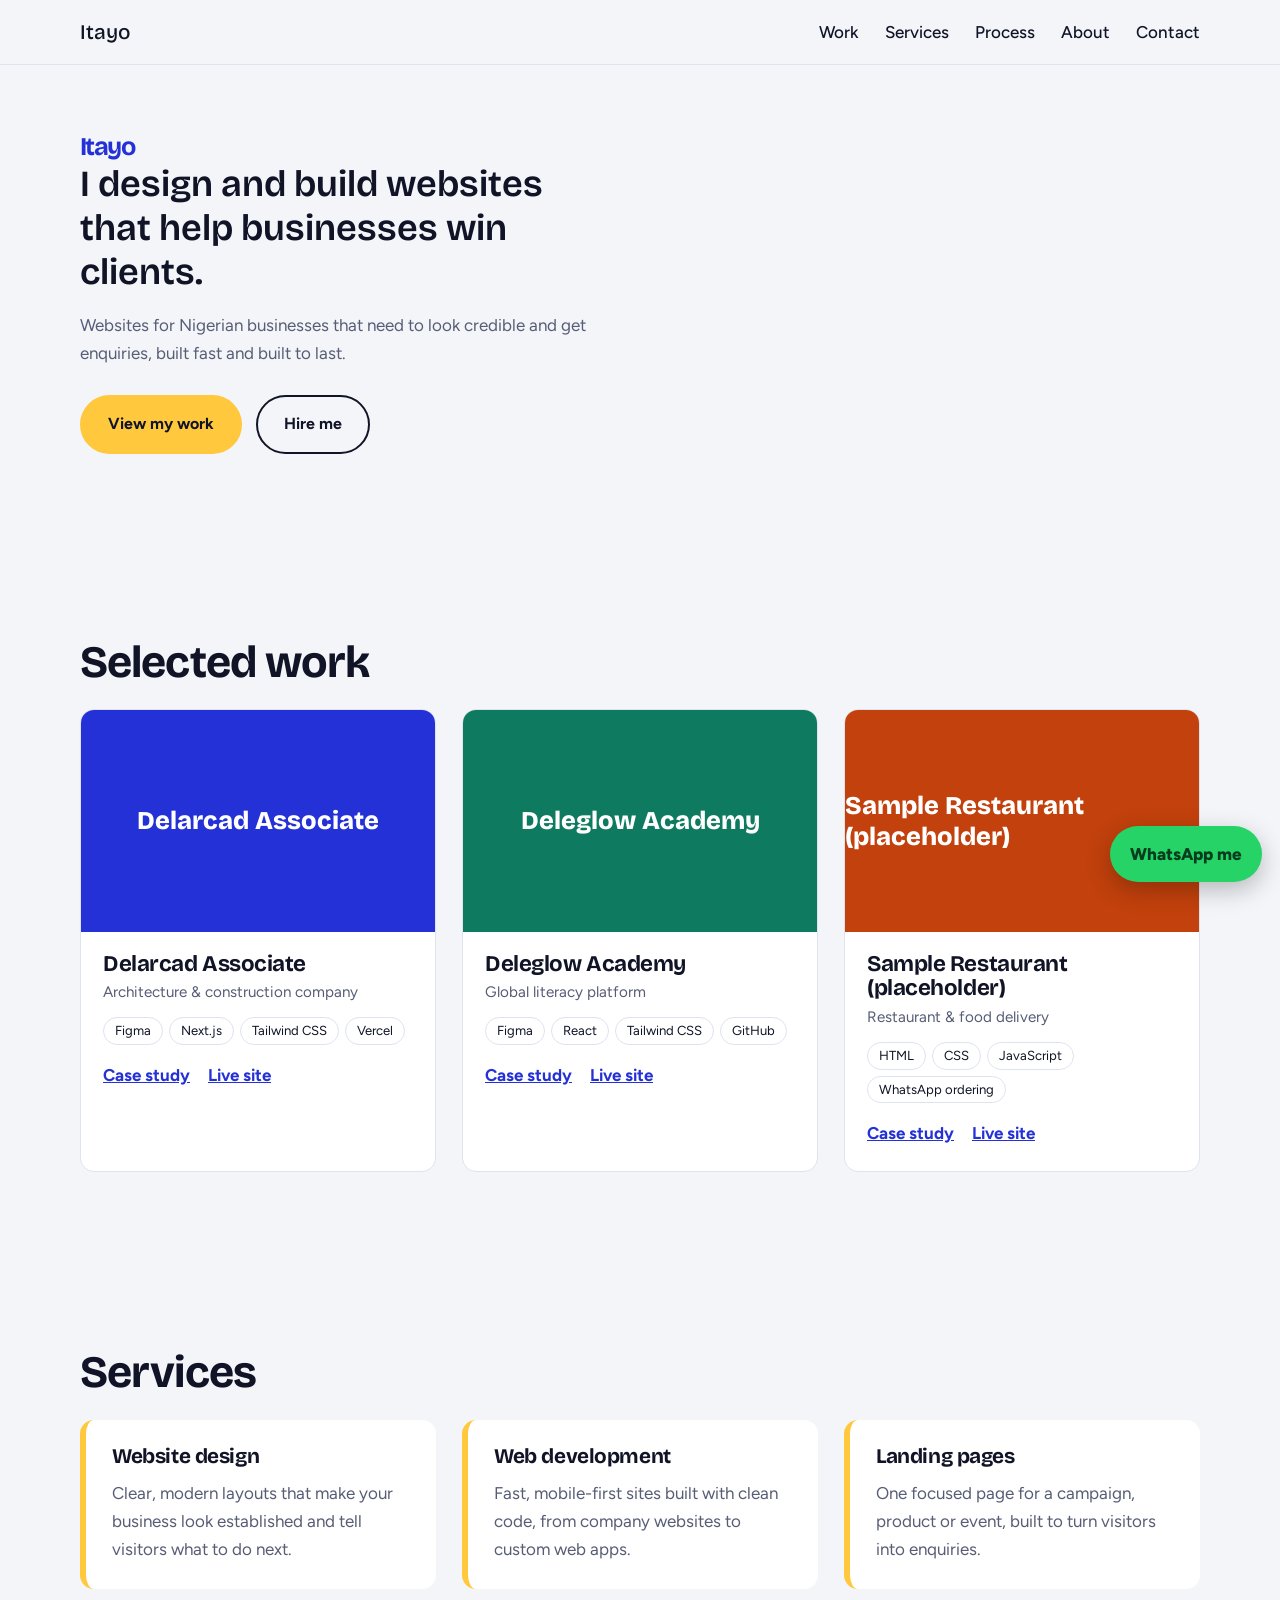
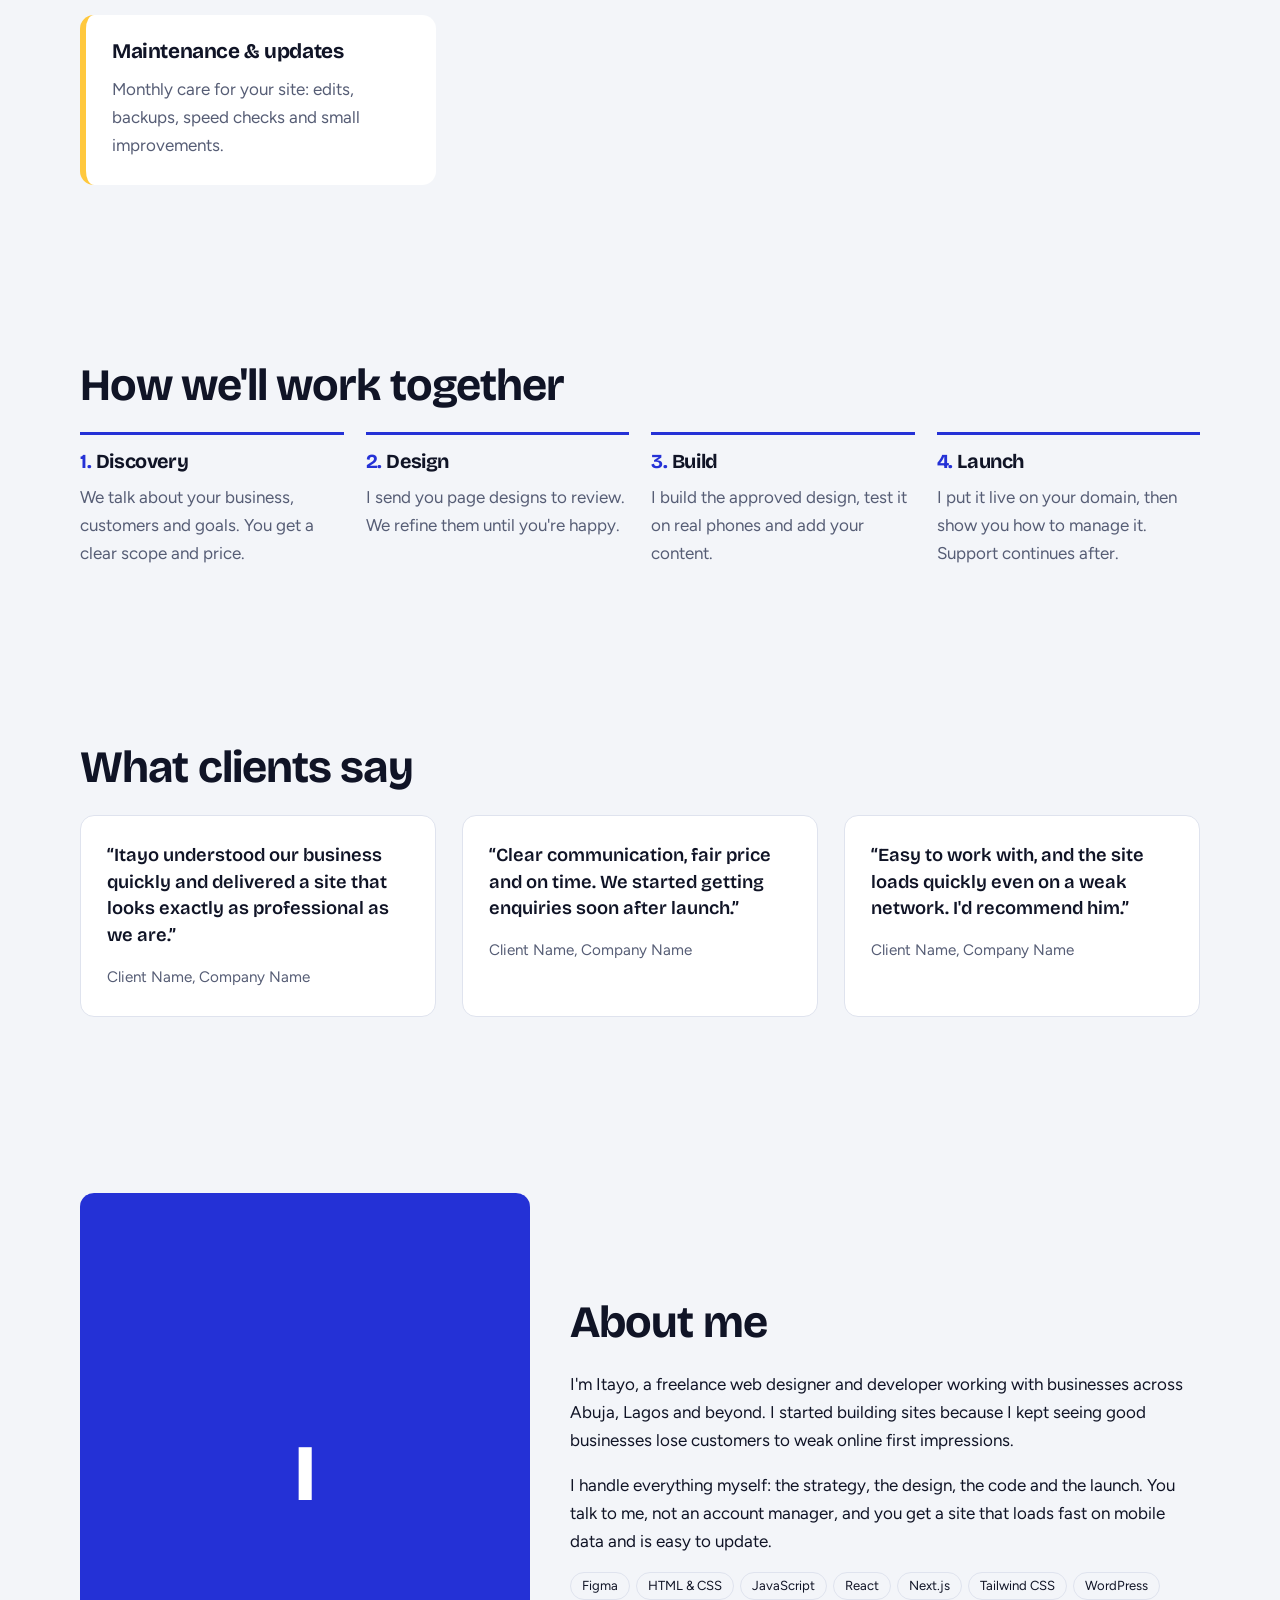
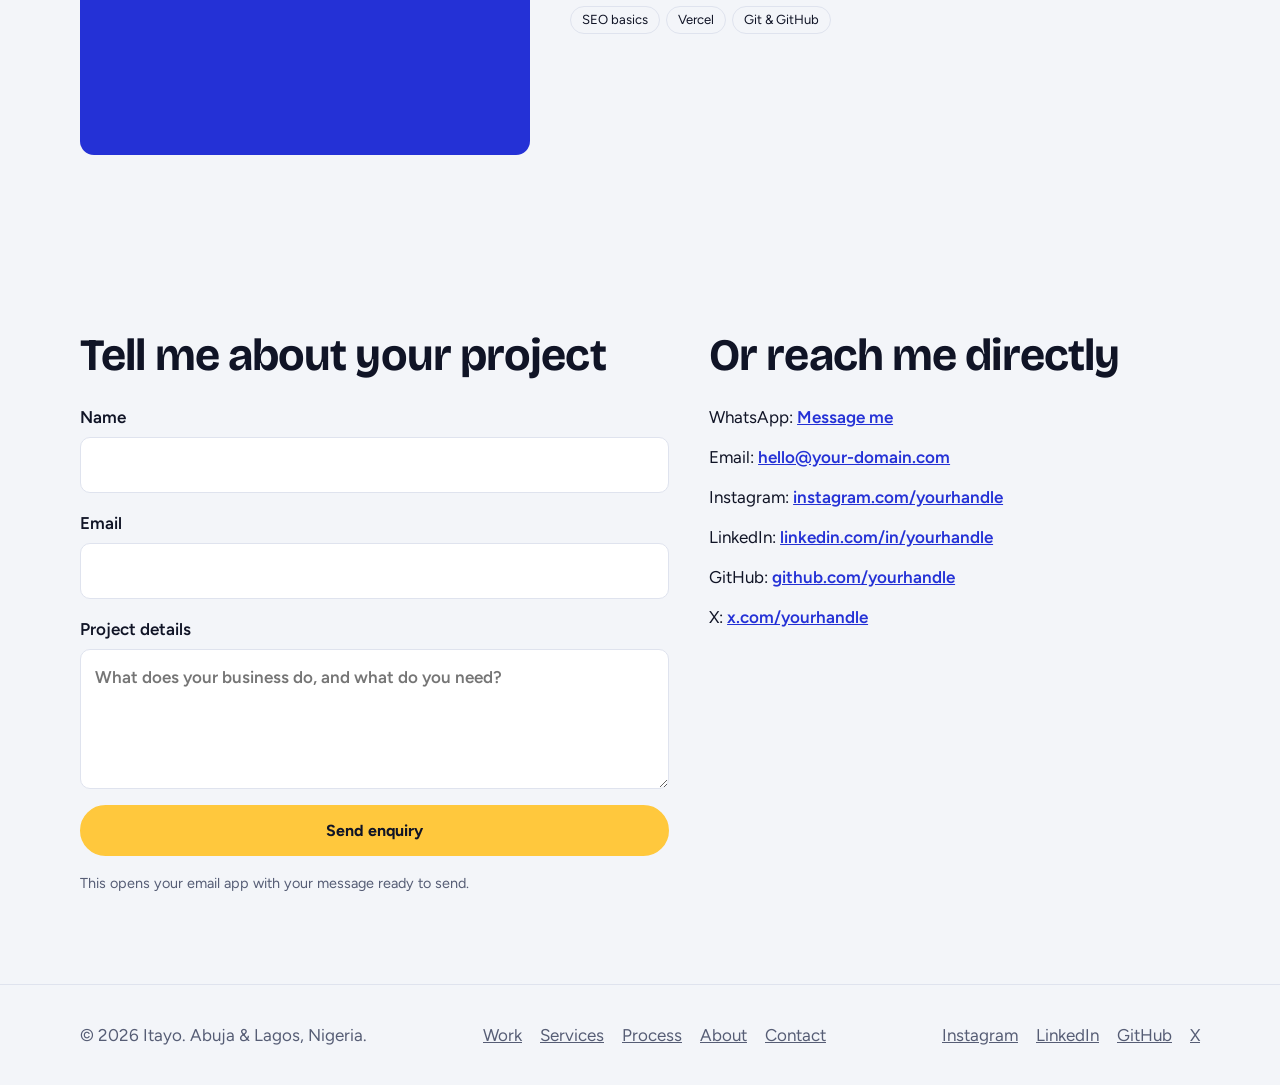
<file: index.html>
<!doctype html><html lang="en"><head><meta charset="utf-8"><meta name="viewport" content="width=device-width,initial-scale=1"><meta name="theme-color" content="#2431D6">
<link rel="preconnect" href="https://fonts.googleapis.com"><link rel="preconnect" href="https://fonts.gstatic.com" crossorigin>
<link href="https://fonts.googleapis.com/css2?family=Bricolage+Grotesque:opsz,wght@12..96,500;12..96,800&family=Figtree:wght@400;600;700&display=swap" rel="stylesheet">
<link rel="stylesheet" href="styles.css">
<title>Itayo | Web designer & developer in Abuja & Lagos, Nigeria</title>
<meta name="description" content="Itayo designs and builds fast, modern websites for Nigerian businesses. Website design, development and landing pages. Based in Abuja and Lagos.">
<!-- Open Graph: replace URL and add images/og.jpg (1200x630) -->
<meta property="og:type" content="website"><meta property="og:title" content="Itayo | Web designer & developer">
<meta property="og:description" content="Websites that help businesses win clients."><meta property="og:url" content="https://your-domain.com">
<meta property="og:image" content="https://your-domain.com/images/og.jpg"><meta name="twitter:card" content="summary_large_image">
</head><body id="top"><a class="skip" href="#main">Skip to content</a>
<header id="nav"></header>
<main id="main">
<section class="hero"><div class="wrap"><h1 class="big" id="bigname">Itayo</h1>
<p class="tag" id="tagline"></p><p class="sub" id="intro"></p>
<div class="btns"><a class="btn primary" href="#work">View my work</a><a class="btn" id="hireLink" href="#contact">Hire me</a></div></div></section>
<section id="work"><div class="wrap"><h2>Selected work</h2><div class="grid" id="projects"></div></div></section>
<section id="services"><div class="wrap"><h2>Services</h2><div class="grid" id="svcgrid"></div></div></section>
<section id="process"><div class="wrap"><h2>How we'll work together</h2><div class="steps" id="steps"></div></div></section>
<section id="testimonials"><div class="wrap"><h2>What clients say</h2><div class="grid" id="quotes"></div></div></section>
<section id="about"><div class="wrap about"><div class="photo" id="photo"></div><div><h2>About me</h2><div id="bio"></div></div></div></section>
<section id="contact"><div class="wrap contact"><div><h2>Tell me about your project</h2>
<form id="form"><label>Name<input name="name" required autocomplete="name"></label>
<label>Email<input type="email" name="email" required autocomplete="email"></label>
<label>Project details<textarea name="details" required placeholder="What does your business do, and what do you need?"></textarea></label>
<button class="btn primary" type="submit">Send enquiry</button><p class="note">This opens your email app with your message ready to send.</p></form></div>
<div><h2>Or reach me directly</h2><ul class="clist" id="clist"></ul></div></div></section>
</main><footer class="site" id="footer"></footer>
<script src="data.js"></script><script src="main.js"></script></body></html>
</file>
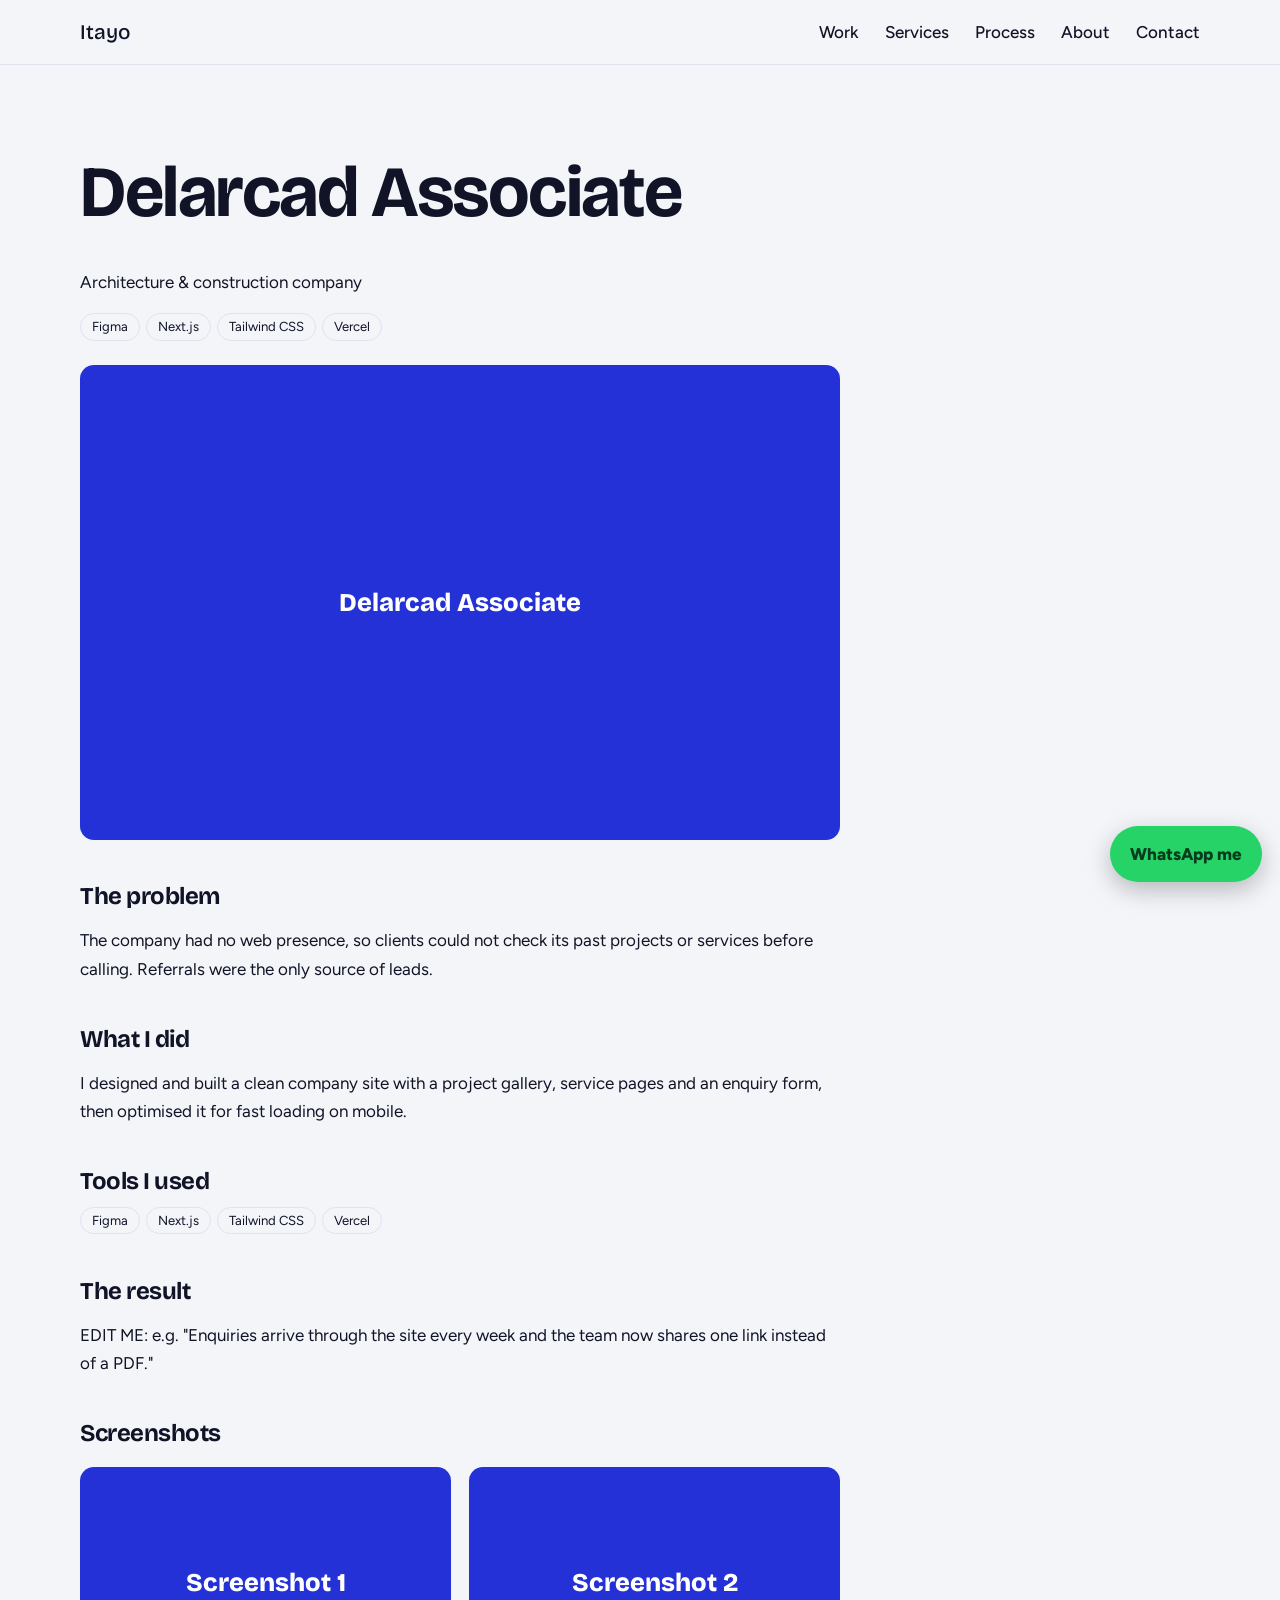
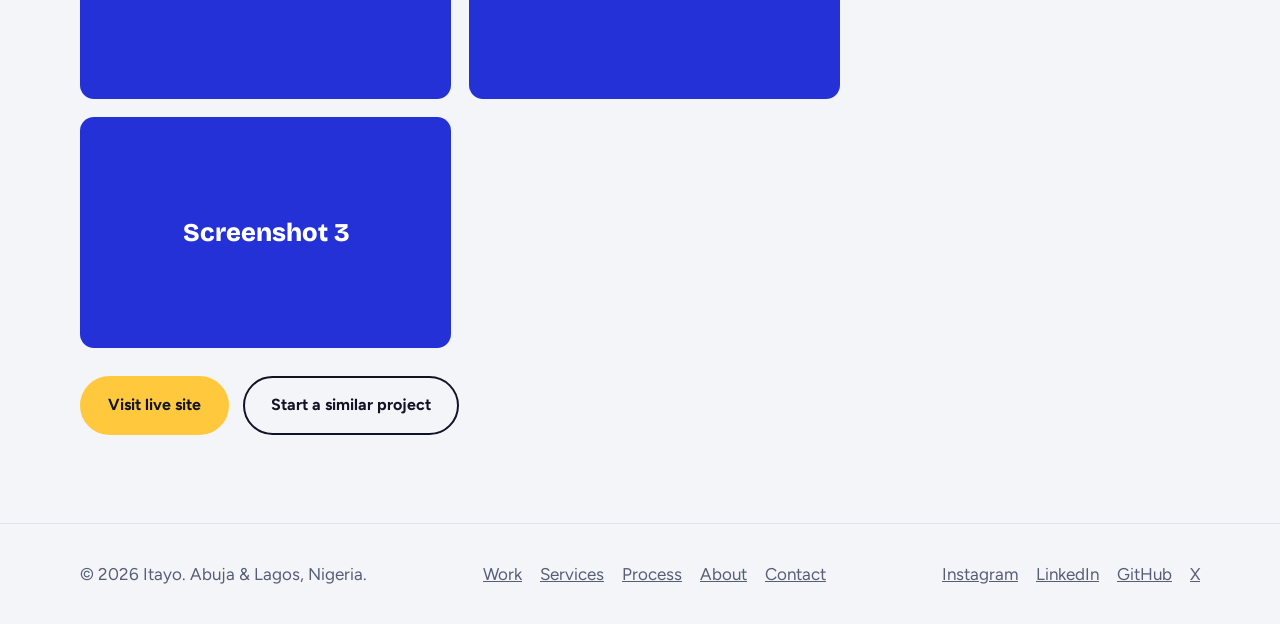
<file: case-study.html>
<!doctype html><html lang="en"><head><meta charset="utf-8"><meta name="viewport" content="width=device-width,initial-scale=1"><meta name="theme-color" content="#2431D6">
<link rel="preconnect" href="https://fonts.googleapis.com"><link rel="preconnect" href="https://fonts.gstatic.com" crossorigin>
<link href="https://fonts.googleapis.com/css2?family=Bricolage+Grotesque:opsz,wght@12..96,500;12..96,800&family=Figtree:wght@400;600;700&display=swap" rel="stylesheet">
<link rel="stylesheet" href="styles.css">
<title>Case study | Itayo</title><meta name="description" content="Case study from Itayo, web designer & developer in Nigeria.">
<meta property="og:title" content="Case study | Itayo"><meta property="og:type" content="article">
</head><body><a class="skip" href="#main">Skip to content</a><header id="nav"></header>
<main id="main" class="case"><section><div class="wrap"><article id="case"></article></div></section></main>
<footer class="site" id="footer"></footer><script src="data.js"></script><script src="main.js"></script></body></html>
</file>
<file: styles.css>
/* Design tokens: change colours/fonts here */
:root{--bg:#F3F5F9;--surface:#fff;--ink:#101426;--muted:#565d75;--primary:#2431D6;--accent:#FFC83D;--line:#dfe3ee;
--head:'Bricolage Grotesque',system-ui,sans-serif;--body:'Figtree',system-ui,sans-serif;--r:14px}
@media(prefers-color-scheme:dark){:root{--bg:#0e1120;--surface:#171b30;--ink:#f1f3fb;--muted:#a3a9c4;--primary:#7f8bff;--line:#2a3050}}
*{box-sizing:border-box}html{scroll-behavior:smooth;scroll-padding-top:72px}
body{margin:0;background:var(--bg);color:var(--ink);font:17px/1.65 var(--body)}
h1,h2,h3{font-family:var(--head);line-height:1.1;margin:0 0 .5em;letter-spacing:-.02em}
h2{font-size:clamp(1.9rem,4.5vw,2.8rem)}a{color:inherit}img{max-width:100%;display:block}
.wrap{width:min(1120px,92%);margin-inline:auto}section{padding:88px 0}
:focus-visible{outline:3px solid var(--accent);outline-offset:3px}
.skip{position:absolute;left:-999px}.skip:focus{left:8px;top:8px;background:var(--accent);color:#000;padding:8px 12px;z-index:99}
/* nav */
header{position:sticky;top:0;z-index:50;background:color-mix(in srgb,var(--bg) 88%,transparent);backdrop-filter:blur(10px);border-bottom:1px solid var(--line)}
.nav{display:flex;align-items:center;justify-content:space-between;height:64px}
.logo{font:800 1.3rem var(--head);text-decoration:none}
.nav ul{display:flex;gap:26px;list-style:none;margin:0;padding:0}.nav a{text-decoration:none;font-weight:500}
.nav ul a:hover{color:var(--primary)}
.burger{display:none;background:none;border:1px solid var(--line);border-radius:10px;padding:8px 12px;color:var(--ink);font:inherit;cursor:pointer}
@media(max-width:760px){.burger{display:block}.nav ul{display:none;position:absolute;top:64px;left:0;right:0;background:var(--bg);flex-direction:column;padding:18px 4%;border-bottom:1px solid var(--line)}.nav ul.open{display:flex}}
/* buttons */
.btn{display:inline-block;padding:14px 26px;border-radius:999px;font-weight:700;text-decoration:none;border:2px solid var(--ink);transition:transform .2s,background .2s;cursor:pointer;font-family:inherit;font-size:1rem}
.btn:hover{transform:translateY(-2px)}.btn.primary{background:var(--accent);color:#101426;border-color:var(--accent)}
.btns{display:flex;gap:14px;flex-wrap:wrap;margin-top:28px}
/* hero: the one bold moment is the oversized name */
.hero{padding:72px 0 96px}
.hero .big{font:800 clamp(5rem,22vw,17rem);line-height:.82;letter-spacing:-.06em;margin:0 0 .15em;color:var(--primary);animation:rise .9s both}
.hero p.tag{font:600 clamp(1.4rem,3.2vw,2.3rem)/1.2 var(--head);max-width:22ch;margin:0 0 14px}
.hero p.sub{max-width:52ch;color:var(--muted)}
@keyframes rise{from{opacity:0;transform:translateY(40px)}}
/* work */
.grid{display:grid;gap:26px;grid-template-columns:repeat(auto-fit,minmax(290px,1fr))}
.card{background:var(--surface);border:1px solid var(--line);border-radius:var(--r);overflow:hidden;transition:transform .25s,box-shadow .25s}
.card:hover{transform:translateY(-6px);box-shadow:0 18px 40px -18px rgba(16,20,38,.35)}
.thumb{aspect-ratio:16/10;display:grid;place-items:center;color:#fff;font:800 1.6rem var(--head);background:var(--c)}
.thumb img{width:100%;height:100%;object-fit:cover}
.card .body{padding:20px 22px 24px}.card h3{margin:0 0 4px;font-size:1.4rem}.card .meta{color:var(--muted);margin:0 0 12px;font-size:.95rem}
.tags{display:flex;flex-wrap:wrap;gap:6px;margin:0 0 16px;padding:0;list-style:none}
.tags li{border:1px solid var(--line);border-radius:999px;padding:2px 11px;font-size:.82rem}
.links{display:flex;gap:18px;font-weight:700}.links a{color:var(--primary)}
/* services / process */
.svc{padding:26px;background:var(--surface);border-radius:var(--r);border-left:6px solid var(--accent)}
.svc h3{font-size:1.3rem}.svc p{margin:0;color:var(--muted)}
.steps{counter-reset:s;display:grid;gap:22px;grid-template-columns:repeat(auto-fit,minmax(220px,1fr))}
.step{border-top:3px solid var(--primary);padding-top:16px;counter-increment:s}
.step h3::before{content:counter(s) ". ";color:var(--primary)}.step p{color:var(--muted);margin:0}
/* testimonials */
blockquote{margin:0;background:var(--surface);border:1px solid var(--line);border-radius:var(--r);padding:26px}
blockquote p{font:600 1.15rem/1.45 var(--head);margin:0 0 16px}blockquote footer{color:var(--muted);font-size:.95rem}
/* about */
.about{display:grid;gap:40px;grid-template-columns:1fr 1.4fr;align-items:center}
@media(max-width:760px){.about{grid-template-columns:1fr}}
.photo{aspect-ratio:4/5;border-radius:var(--r);background:var(--primary);overflow:hidden;display:grid;place-items:center;color:#fff;font:800 5rem var(--head)}
.photo img{width:100%;height:100%;object-fit:cover}
/* contact */
.contact{display:grid;gap:40px;grid-template-columns:1.2fr 1fr}@media(max-width:760px){.contact{grid-template-columns:1fr}}
form{display:grid;gap:16px}label{font-weight:600;display:grid;gap:6px}
input,textarea{font:inherit;padding:13px 14px;border-radius:10px;border:1.5px solid var(--line);background:var(--surface);color:var(--ink)}
textarea{min-height:140px;resize:vertical}.note{color:var(--muted);font-size:.9rem;margin:0}
.clist{list-style:none;padding:0;margin:0;display:grid;gap:12px}.clist a{font-weight:600;color:var(--primary)}
/* footer, whatsapp */
footer.site{border-top:1px solid var(--line);padding:36px 0;color:var(--muted)}
footer.site .wrap{display:flex;flex-wrap:wrap;gap:20px;justify-content:space-between}
footer.site ul{list-style:none;display:flex;gap:18px;padding:0;margin:0;flex-wrap:wrap}
.wa{position:fixed;right:18px;bottom:18px;z-index:60;background:#25D366;color:#073b1d;font-weight:800;padding:14px 20px;border-radius:999px;text-decoration:none;box-shadow:0 8px 24px rgba(0,0,0,.25)}
/* scroll reveal */
.reveal{opacity:0;transform:translateY(24px);transition:opacity .7s,transform .7s}.reveal.in{opacity:1;transform:none}
@media(prefers-reduced-motion:reduce){*{animation:none!important;transition:none!important}.reveal{opacity:1;transform:none}html{scroll-behavior:auto}}
/* case study */
.case h1{font-size:clamp(2.4rem,7vw,4.5rem)}.case article{max-width:760px}.case h2{font-size:1.5rem;margin-top:1.8em}
.shots{display:grid;gap:18px;grid-template-columns:repeat(auto-fit,minmax(260px,1fr));margin-top:20px}
.shots .thumb{border-radius:var(--r)}
</file>
